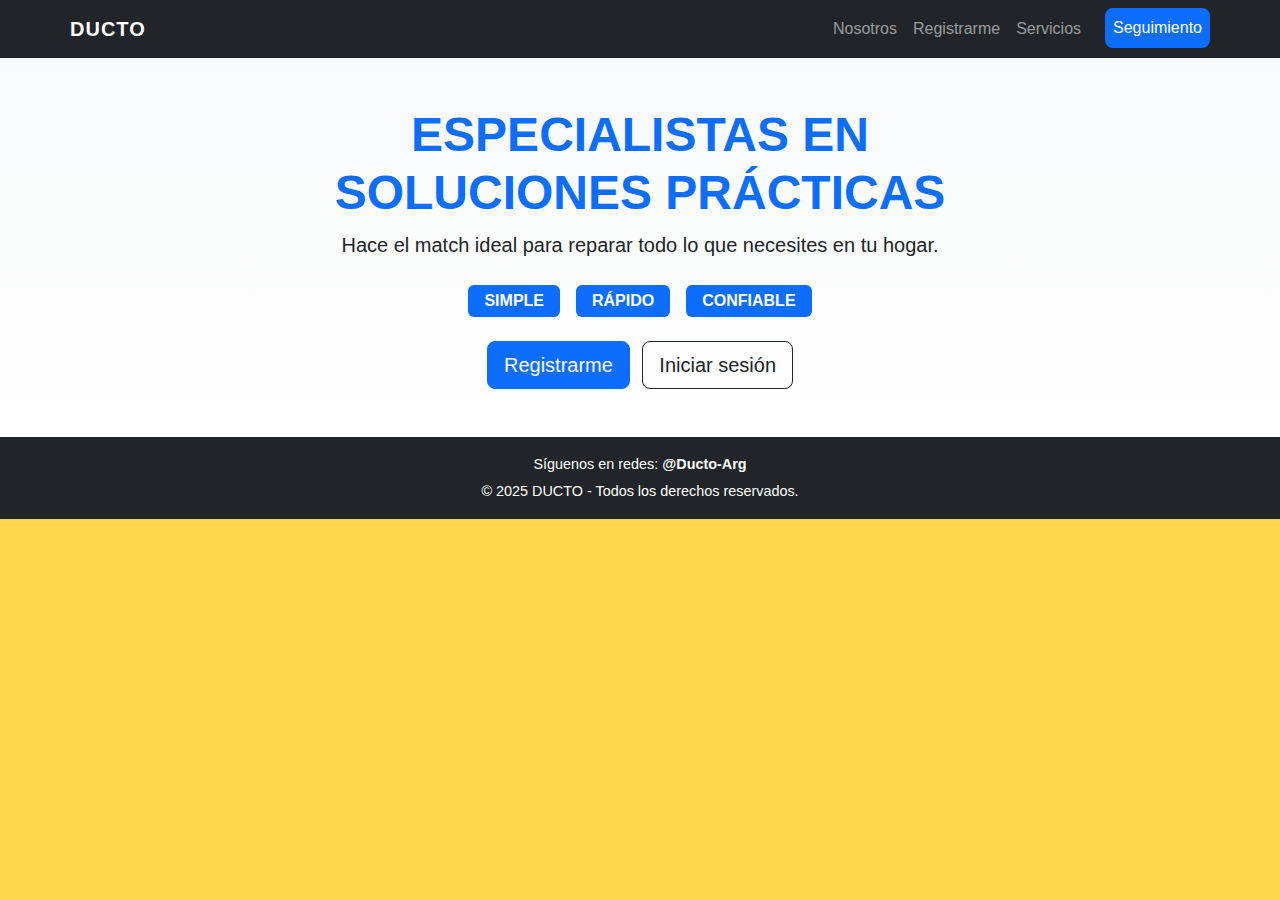
<file: index.html>
<!DOCTYPE html>
<html lang="es">
<head>
  <meta charset="UTF-8">
  <meta name="viewport" content="width=device-width, initial-scale=1.0">
  <title>DUCTO - Inicio</title>
  <link href="https://cdn.jsdelivr.net/npm/bootstrap@5.3.3/dist/css/bootstrap.min.css" rel="stylesheet">
  <link rel="stylesheet" href="css/styles.css"> <!-- Corrección aquí -->
</head>
<body>
  <!-- NAVBAR -->
  <header class="bg-dark text-white">
    <nav class="navbar navbar-expand-lg navbar-dark container">
      <a class="navbar-brand fw-bold" href="index.html">DUCTO</a>
      <button class="navbar-toggler" type="button" data-bs-toggle="collapse" data-bs-target="#menu">
        <span class="navbar-toggler-icon"></span>
      </button>
      <div class="collapse navbar-collapse" id="menu">
        <ul class="navbar-nav ms-auto">
          <li class="nav-item"><a class="nav-link" href="pages/nosotros.html">Nosotros</a></li>
          <li class="nav-item"><a class="nav-link" href="pages/registro.html">Registrarme</a></li>
          <li class="nav-item"><a class="nav-link" href="pages/servicios.html">Servicios</a></li>
          <li class="nav-item"><a class="nav-link btn btn-primary text-white ms-lg-3" href="pages/seguimiento.html">Seguimiento</a></li>
        </ul>
      </div>
    </nav>
  </header>

  <!-- HERO -->
  <section class="bg-light py-5 text-center">
    <div class="container">
      <h1 class="display-5 fw-bold">ESPECIALISTAS EN <br>SOLUCIONES PRÁCTICAS</h1>
      <p class="lead">Hace el match ideal para reparar todo lo que necesites en tu hogar.</p>

      <div class="d-flex flex-column flex-md-row justify-content-center gap-3 my-4">
        <span class="badge bg-primary fs-6 px-3 py-2">SIMPLE</span>
        <span class="badge bg-primary fs-6 px-3 py-2">RÁPIDO</span>
        <span class="badge bg-primary fs-6 px-3 py-2">CONFIABLE</span>
      </div>

      <a href="pages/registro.html" class="btn btn-primary btn-lg me-2">Registrarme</a>
      <a href="#" class="btn btn-outline-dark btn-lg">Iniciar sesión</a>
    </div>
  </section>

  <!-- FOOTER -->
  <footer class="bg-dark text-white text-center py-3">
    <div class="container">
      <p class="mb-1">Síguenos en redes: <strong>@Ducto-Arg</strong></p>
      <p class="mb-0">© 2025 DUCTO - Todos los derechos reservados.</p>
    </div>
  </footer>

  <script src="https://cdn.jsdelivr.net/npm/bootstrap@5.3.3/dist/js/bootstrap.bundle.min.js"></script>
</body>
</html>
</file>
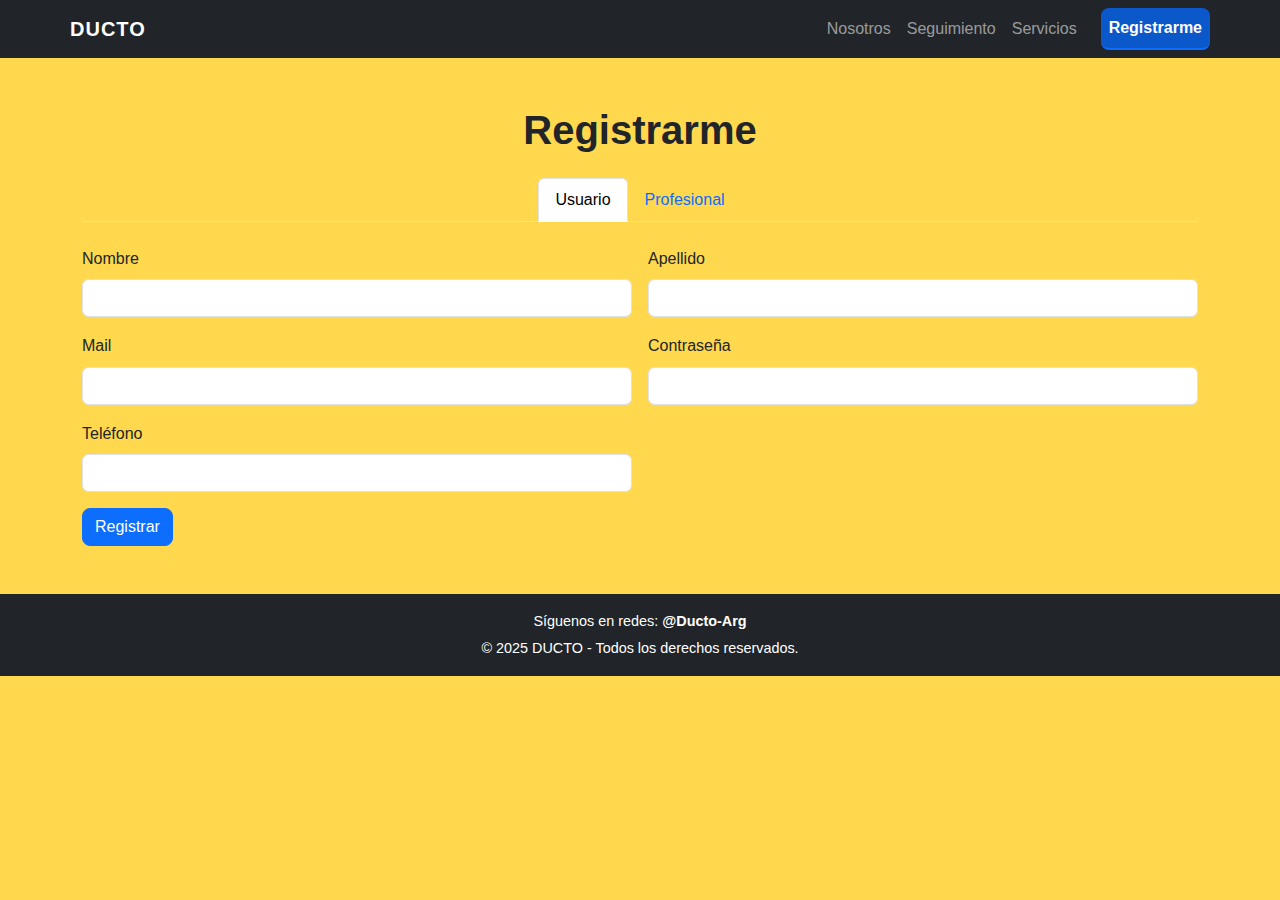
<file: pages/registro.html>
<!DOCTYPE html>
<html lang="es">
<head>
  <meta charset="UTF-8">
  <meta name="viewport" content="width=device-width, initial-scale=1.0">
  <title>Registro - DUCTO</title>
  <link href="https://cdn.jsdelivr.net/npm/bootstrap@5.3.3/dist/css/bootstrap.min.css" rel="stylesheet">
  <link rel="stylesheet" href="../css/styles.css">
</head>
<body>
  <!-- NAVBAR -->
  <header class="bg-dark text-white">
    <nav class="navbar navbar-expand-lg navbar-dark container">
      <a class="navbar-brand fw-bold" href="../index.html">DUCTO</a>
      <button class="navbar-toggler" type="button" data-bs-toggle="collapse" data-bs-target="#menu">
        <span class="navbar-toggler-icon"></span>
      </button>
      <div class="collapse navbar-collapse" id="menu">
        <ul class="navbar-nav ms-auto">
          <li class="nav-item"><a class="nav-link" href="nosotros.html">Nosotros</a></li>
          <li class="nav-item"><a class="nav-link" href="seguimiento.html">Seguimiento</a></li>
          <li class="nav-item"><a class="nav-link" href="servicios.html">Servicios</a></li>
          <li class="nav-item"><a class="nav-link active btn btn-primary text-white ms-lg-3" href="registro.html">Registrarme</a></li>
        </ul>
      </div>
    </nav>
  </header>

  <!-- REGISTRO -->
  <main class="container my-5">
    <h1 class="text-center fw-bold mb-4">Registrarme</h1>

    <!-- Tabs -->
    <ul class="nav nav-tabs justify-content-center mb-4" id="registroTabs" role="tablist">
      <li class="nav-item" role="presentation">
        <button class="nav-link active" id="usuario-tab" data-bs-toggle="tab" data-bs-target="#usuario" type="button" role="tab">Usuario</button>
      </li>
      <li class="nav-item" role="presentation">
        <button class="nav-link" id="profesional-tab" data-bs-toggle="tab" data-bs-target="#profesional" type="button" role="tab">Profesional</button>
      </li>
    </ul>

    <!-- Formulario Tabs -->
    <div class="tab-content">
      <!-- Usuario -->
      <div class="tab-pane fade show active" id="usuario" role="tabpanel">
        <form id="formUsuario" class="row g-3">
          <div class="col-md-6">
            <label for="nombreU" class="form-label">Nombre</label>
            <input type="text" class="form-control" id="nombreU" required>
          </div>
          <div class="col-md-6">
            <label for="apellidoU" class="form-label">Apellido</label>
            <input type="text" class="form-control" id="apellidoU" required>
          </div>
          <div class="col-md-6">
            <label for="emailU" class="form-label">Mail</label>
            <input type="email" class="form-control" id="emailU" required>
          </div>
          <div class="col-md-6">
            <label for="passwordU" class="form-label">Contraseña</label>
            <input type="password" class="form-control" id="passwordU" required>
          </div>
          <div class="col-md-6">
            <label for="telefonoU" class="form-label">Teléfono</label>
            <input type="tel" class="form-control" id="telefonoU" required>
          </div>
          <div class="col-12">
            <button type="submit" class="btn btn-primary">Registrar</button>
          </div>
        </form>
      </div>

      <!-- Profesional -->
      <div class="tab-pane fade" id="profesional" role="tabpanel">
        <form id="formProfesional" class="row g-3">
          <div class="col-md-6">
            <label for="nombreP" class="form-label">Nombre</label>
            <input type="text" class="form-control" id="nombreP" required>
          </div>
          <div class="col-md-6">
            <label for="apellidoP" class="form-label">Apellido</label>
            <input type="text" class="form-control" id="apellidoP" required>
          </div>
          <div class="col-md-6">
            <label for="emailP" class="form-label">Mail</label>
            <input type="email" class="form-control" id="emailP" required>
          </div>
          <div class="col-md-6">
            <label for="passwordP" class="form-label">Contraseña</label>
            <input type="password" class="form-control" id="passwordP" required>
          </div>
          <div class="col-md-6">
            <label for="telefonoP" class="form-label">Teléfono</label>
            <input type="tel" class="form-control" id="telefonoP" required>
          </div>
          <div class="col-md-6">
            <label for="oficioP" class="form-label">Oficio</label>
            <input type="text" class="form-control" id="oficioP" required>
          </div>
          <div class="col-md-12">
            <label for="ubicacionP" class="form-label">Ubicación</label>
            <input type="text" class="form-control" id="ubicacionP" required>
          </div>
          <div class="col-12">
            <button type="submit" class="btn btn-primary">Registrar</button>
          </div>
        </form>
      </div>
    </div>

    <!-- Confirmación -->
    <div id="confirmacion" class="alert alert-success text-center mt-5 d-none">
      <h2 class="fw-bold">Registro exitoso</h2>
      <p>¡Bienvenido a DUCTO!</p>
    </div>
  </main>

  <!-- FOOTER -->
  <footer class="bg-dark text-white text-center py-3">
    <div class="container">
      <p class="mb-1">Síguenos en redes: <strong>@Ducto-Arg</strong></p>
      <p class="mb-0">© 2025 DUCTO - Todos los derechos reservados.</p>
    </div>
  </footer>

  <script src="https://cdn.jsdelivr.net/npm/bootstrap@5.3.3/dist/js/bootstrap.bundle.min.js"></script>
  <script>
    // JS simple para mostrar la confirmación
    document.getElementById('formUsuario').addEventListener('submit', function(e){
      e.preventDefault();
      document.getElementById('confirmacion').classList.remove('d-none');
      this.reset();
    });
    document.getElementById('formProfesional').addEventListener('submit', function(e){
      e.preventDefault();
      document.getElementById('confirmacion').classList.remove('d-none');
      this.reset();
    });
  </script>
</body>
</html>
</file>
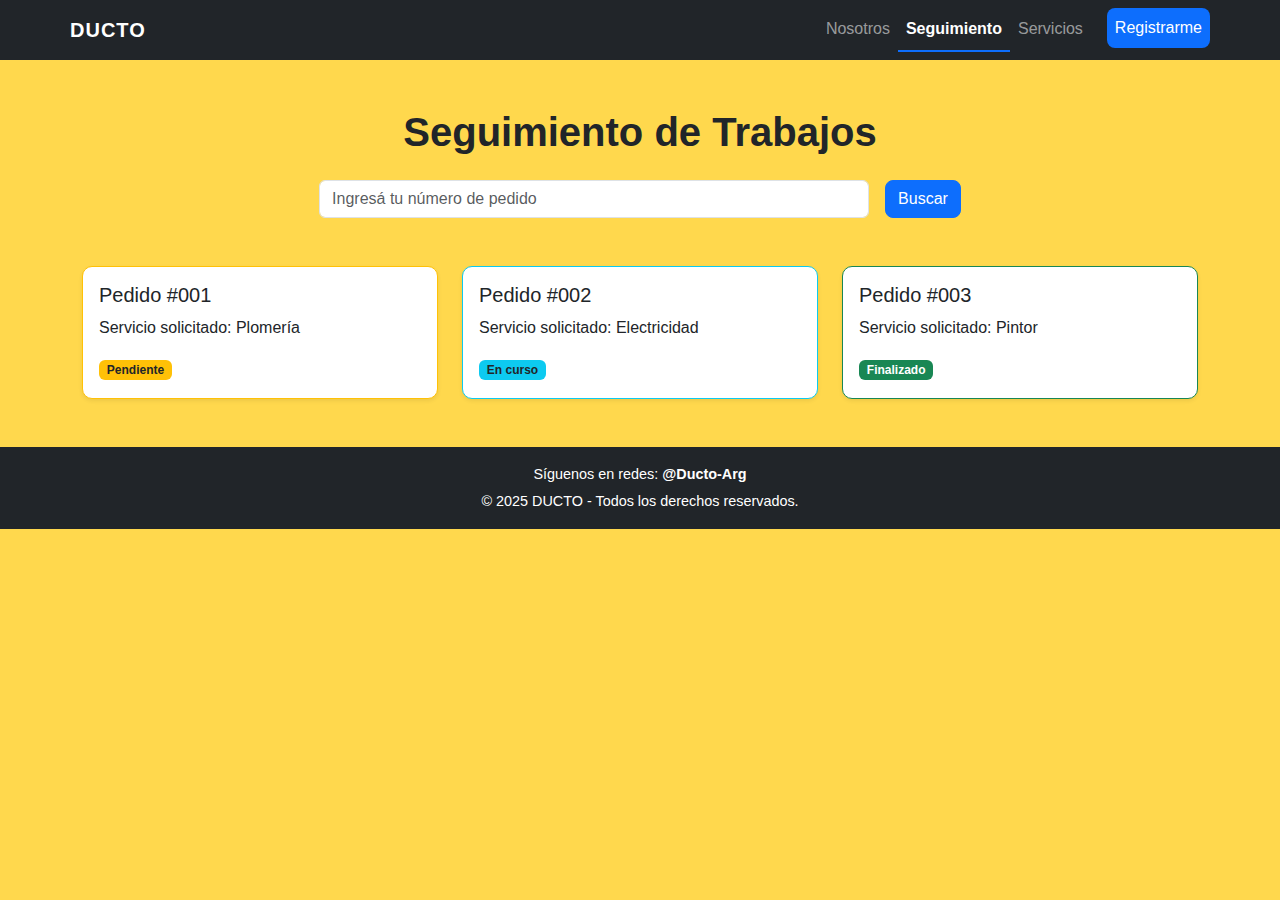
<file: pages/seguimiento.html>
<!DOCTYPE html>
<html lang="es">
<head>
  <meta charset="UTF-8">
  <meta name="viewport" content="width=device-width, initial-scale=1.0">
  <title>Seguimiento - DUCTO</title>
  <link href="https://cdn.jsdelivr.net/npm/bootstrap@5.3.3/dist/css/bootstrap.min.css" rel="stylesheet">
  <link rel="stylesheet" href="../css/styles.css">
</head>
<body>
  <!-- NAVBAR -->
  <header class="bg-dark text-white">
    <nav class="navbar navbar-expand-lg navbar-dark container">
      <a class="navbar-brand fw-bold" href="../index.html">DUCTO</a>
      <button class="navbar-toggler" type="button" data-bs-toggle="collapse" data-bs-target="#menu">
        <span class="navbar-toggler-icon"></span>
      </button>
      <div class="collapse navbar-collapse" id="menu">
        <ul class="navbar-nav ms-auto">
          <li class="nav-item"><a class="nav-link" href="nosotros.html">Nosotros</a></li>
          <li class="nav-item"><a class="nav-link active" href="seguimiento.html">Seguimiento</a></li>
          <li class="nav-item"><a class="nav-link" href="servicios.html">Servicios</a></li>
          <li class="nav-item"><a class="nav-link btn btn-primary text-white ms-lg-3" href="registro.html">Registrarme</a></li>
        </ul>
      </div>
    </nav>
  </header>

  <!-- SEGUIMIENTO -->
  <main class="container my-5">
    <h1 class="text-center mb-4 fw-bold">Seguimiento de Trabajos</h1>

    <!-- Buscador -->
    <section class="mb-5 text-center">
      <form class="row g-3 justify-content-center">
        <div class="col-md-6">
          <input type="text" class="form-control" placeholder="Ingresá tu número de pedido">
        </div>
        <div class="col-auto">
          <button type="submit" class="btn btn-primary">Buscar</button>
        </div>
      </form>
    </section>

    <!-- Cards de pedidos -->
    <section>
      <div class="row row-cols-1 row-cols-md-2 row-cols-lg-3 g-4">
        <!-- Pendiente -->
        <div class="col">
          <div class="card h-100 shadow-sm border-warning">
            <div class="card-body">
              <h5 class="card-title">Pedido #001</h5>
              <p class="card-text">Servicio solicitado: Plomería</p>
              <span class="badge bg-warning text-dark">Pendiente</span>
            </div>
          </div>
        </div>
        <!-- En curso -->
        <div class="col">
          <div class="card h-100 shadow-sm border-info">
            <div class="card-body">
              <h5 class="card-title">Pedido #002</h5>
              <p class="card-text">Servicio solicitado: Electricidad</p>
              <span class="badge bg-info text-dark">En curso</span>
            </div>
          </div>
        </div>
        <!-- Finalizado -->
        <div class="col">
          <div class="card h-100 shadow-sm border-success">
            <div class="card-body">
              <h5 class="card-title">Pedido #003</h5>
              <p class="card-text">Servicio solicitado: Pintor</p>
              <span class="badge bg-success">Finalizado</span>
            </div>
          </div>
        </div>
      </div>
    </section>
  </main>

  <!-- FOOTER -->
  <footer class="bg-dark text-white text-center py-3">
    <div class="container">
      <p class="mb-1">Síguenos en redes: <strong>@Ducto-Arg</strong></p>
      <p class="mb-0">© 2025 DUCTO - Todos los derechos reservados.</p>
    </div>
  </footer>

  <script src="https://cdn.jsdelivr.net/npm/bootstrap@5.3.3/dist/js/bootstrap.bundle.min.js"></script>
</body>
</html>
</file>
<file: css/styles.css>
/* ============
   Estilos base
   ============ */
body {
  font-family: 'Segoe UI', Tahoma, Geneva, Verdana, sans-serif;
  line-height: 1.6;
  background-color: #f8f9fa;
  color: #212529;
}

/* Navbar */
.navbar-brand {
  font-weight: bold;
  letter-spacing: 1px;
}
.navbar-nav .nav-link.active {
  font-weight: 600;
  border-bottom: 2px solid #0d6efd;
}

/* Hero */
section.bg-light {
  background: linear-gradient(180deg, #f8f9fa, #ffffff);
}
section h1 {
  color: #0d6efd;
}

/* Botones */
.btn {
  border-radius: 8px;
}
.btn-primary {
  background-color: #0d6efd;
  border-color: #0d6efd;
}
.btn-primary:hover {
  background-color: #0b5ed7;
  border-color: #0a58ca;
}

/* Cards */
.card {
  border-radius: 10px;
  overflow: hidden;
  transition: transform 0.2s;
}
.card:hover {
  transform: translateY(-5px);
}

/* Footer */
footer {font-size: 0.9rem;}

/* Fondo general de la página */
body {
  font-family: 'Segoe UI', Tahoma, Geneva, Verdana, sans-serif;
  line-height: 1.6;
  background-color: #FFD84D; /* amarillo */
  color: #212529;
  margin: 0;
  padding: 0;
}
</file>
